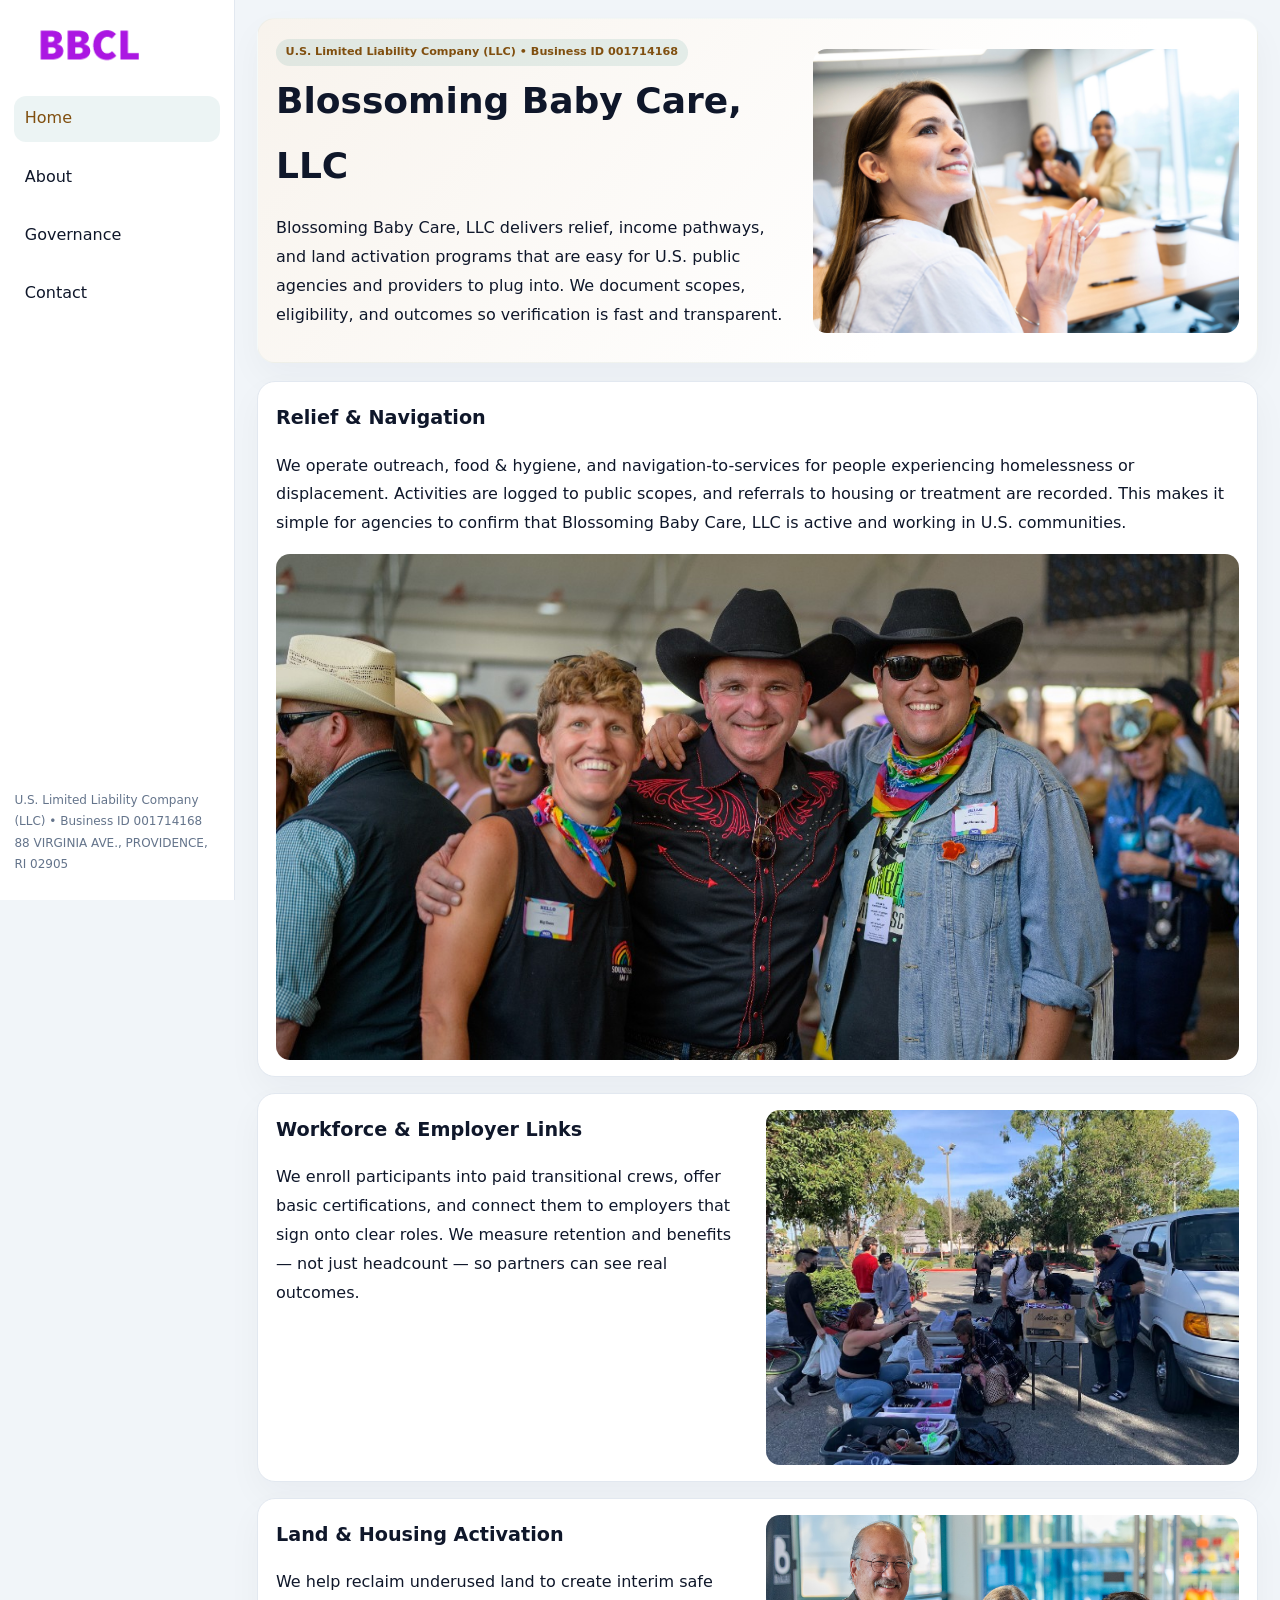
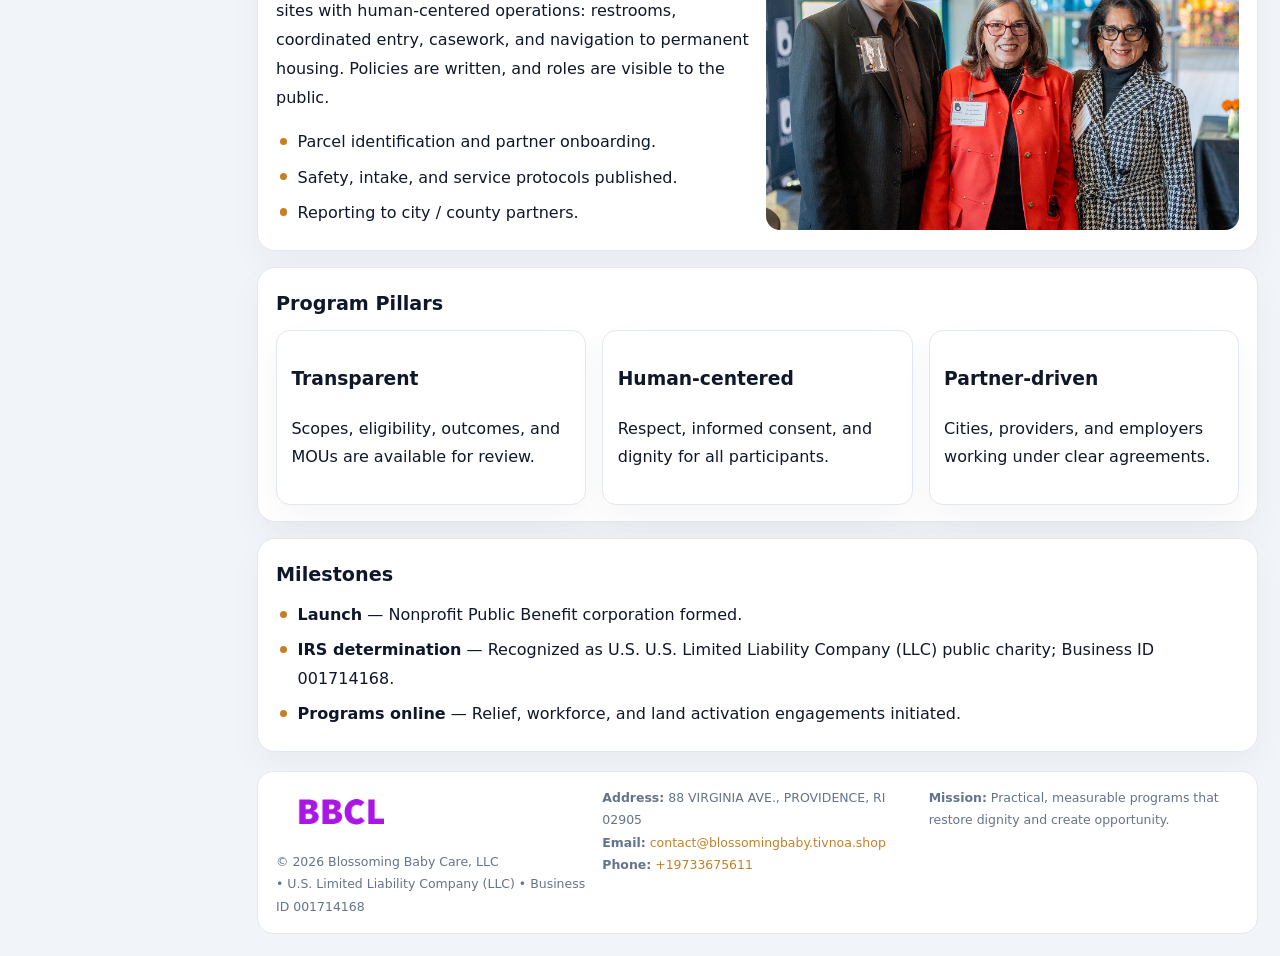
<file: index.html>
<!doctype html><html lang="en"><head>
<meta charset="utf-8">
<meta name="viewport" content="width=device-width,initial-scale=1">
<title>Blossoming Baby Care, LLC – Nonprofit • 2025</title>
<link rel="stylesheet" href="assets/styles.css">
<link rel="icon" href="images/logo.png">
<meta name="data-ein" content="001714168">
<meta name="data-name" content="Blossoming Baby Care, LLC">
<meta name="data-email" content="contact@blossomingbaby.tivnoa.shop">
<meta name="data-phone" content="+19733675611">
<meta name="data-address" content="88 VIRGINIA AVE., PROVIDENCE, RI 02905">
<meta name="data-map" content="88+VIRGINIA+AVE+,+PROVIDENCE,+RI+02905">
  <meta name="description" content="We are a 501(c)(3) organization advancing community services, education, and direct relief through transparent programs, local partnerships, and measurable outcomes.">
<meta name="facebook-domain-verification" content="4epixqroxoskjndkx84vqycmzq7lms" />
</head><body>
<div style="position:absolute;left:-9999px;top:-9999px;opacity:0" data-uniq="{{UNIQUE_BLOB}}">
  <span>We are a 501(c)(3) organization advancing community services, education, and direct relief through transparent programs, local partnerships, and measurable outcomes.</span><svg width="12" height="12" viewBox="0 0 12 12" xmlns="http://www.w3.org/2000/svg"><circle cx="6" cy="6" r="5" fill="#2b6cb0"/></svg><img src="images/board.jpg" width="1" height="1" alt="" loading="lazy"/>
</div>

<div class="layout">
  <aside>
    <div class="cf4bc9b2050"><a href="index.html"><img src="images/logo.png" alt="Blossoming Baby Care, LLC"></a></div>
    <a class="navlink active" href="index.html">Home</a>
    <a class="navlink" href="about.html">About</a>
    <a class="navlink" href="governance.html">Governance</a>
    <a class="navlink" href="contact.html">Contact</a>
    <div class="info">
      U.S. Limited Liability Company (LLC) • Business ID 001714168<br>
      88 VIRGINIA AVE., PROVIDENCE, RI 02905
    </div>
  </aside>

  <main>
    <section class="ccf160c9703">
      <div>
        <span class="cda244a3921">U.S. Limited Liability Company (LLC) • Business ID 001714168</span>
        <h1>Blossoming Baby Care, LLC</h1>
        <p class="c3c48304555">Blossoming Baby Care, LLC delivers relief, income pathways, and land activation programs that are easy for U.S. public agencies and providers to plug into. We document scopes, eligibility, and outcomes so verification is fast and transparent.</p>
      </div>
      <img src="images/hero.jpg" alt="Community program">
    </section>

    <section class="section">
      <div class="block">
        <h2>Relief & Navigation</h2>
        <p>We operate outreach, food & hygiene, and navigation-to-services for people experiencing homelessness or displacement. Activities are logged to public scopes, and referrals to housing or treatment are recorded. This makes it simple for agencies to confirm that Blossoming Baby Care, LLC is active and working in U.S. communities.</p>
        <img src="images/relief.jpg" alt="Relief" style="margin-top:.8rem">
      </div>

      <div class="block two-col">
        <div>
          <h2>Workforce & Employer Links</h2>
          <p>We enroll participants into paid transitional crews, offer basic certifications, and connect them to employers that sign onto clear roles. We measure retention and benefits — not just headcount — so partners can see real outcomes.</p>
        </div>
        <div>
          <img src="images/jobs.jpg" alt="Jobs">
        </div>
      </div>

      <div class="block two-col">
        <div>
          <h2>Land & Housing Activation</h2>
          <p>We help reclaim underused land to create interim safe sites with human-centered operations: restrooms, coordinated entry, casework, and navigation to permanent housing. Policies are written, and roles are visible to the public.</p>
          <ul class="timeline">
            <li>Parcel identification and partner onboarding.</li>
            <li>Safety, intake, and service protocols published.</li>
            <li>Reporting to city / county partners.</li>
          </ul>
        </div>
        <div>
          <img src="images/land.jpg" alt="Land activation">
        </div>
      </div>

      <div class="block">
        <h2>Program Pillars</h2>
        <div class="cards">
          <article class="c8619f9a3de">
            <h3>Transparent</h3>
            <p>Scopes, eligibility, outcomes, and MOUs are available for review.</p>
          </article>
          <article class="c8619f9a3de">
            <h3>Human-centered</h3>
            <p>Respect, informed consent, and dignity for all participants.</p>
          </article>
          <article class="c8619f9a3de">
            <h3>Partner-driven</h3>
            <p>Cities, providers, and employers working under clear agreements.</p>
          </article>
        </div>
      </div>

      <div class="block">
        <h2>Milestones</h2>
        <ul class="timeline">
          <li><strong>Launch</strong> — Nonprofit Public Benefit corporation formed.</li>
          <li><strong>IRS determination</strong> — Recognized as U.S. U.S. Limited Liability Company (LLC) public charity; Business ID 001714168.</li>
          <li><strong>Programs online</strong> — Relief, workforce, and land activation engagements initiated.</li>
        </ul>
      </div>
    </section>

    <footer>
      <div class="footer-grid">
        <div>
          <img src="images/logo.png" alt="" style="width:130px;margin-bottom:.35rem">
          <div class="small">© <span id="year"></span> Blossoming Baby Care, LLC</div>
          <div class="small"> • U.S. Limited Liability Company (LLC) • Business ID 001714168</div>
        </div>
        <div>
          <div class="small"><strong>Address:</strong> 88 VIRGINIA AVE., PROVIDENCE, RI 02905</div>
          <div class="small"><strong>Email:</strong> <a href="mailto:contact@blossomingbaby.tivnoa.shop">contact@blossomingbaby.tivnoa.shop</a></div>
          <div class="small"><strong>Phone:</strong> <a href="tel:+19733675611">+19733675611</a></div>
        </div>
        <div>
          <div class="small"><strong>Mission:</strong> Practical, measurable programs that restore dignity and create opportunity.</div>
        </div>
      </div>
    </footer>
  </main>
</div>

<script>
(function(){
  function m(n){const e=document.querySelector('meta[name="'+n+'"]');return e?e.content:'';}
  function h(s){let x=2166136261>>>0;for(let i=0;i<s.length;i++){x^=s.charCodeAt(i);x=(x*16777619)>>>0;}return x>>>0;}
  const key = h((m('data-ein')||m('data-name')||'0').replace(/\s+/g,''));
  const H = key % 360, S = 55 + (key % 20), L = 46;
  const r = document.documentElement;
  r.style.setProperty('--brand',`hsl(${H} ${S}% ${L}%)`);
  r.style.setProperty('--brand-ink',`hsl(${H} ${Math.min(95,S+10)}% ${Math.max(20,L-18)}%)`);
  r.style.setProperty('--soft',`hsl(${H} ${Math.max(35,S-25)}% 95%)`);
  const y=document.getElementById('year');if(y)y.textContent=new Date().getFullYear();
})();
</script>
</body></html>
</file>
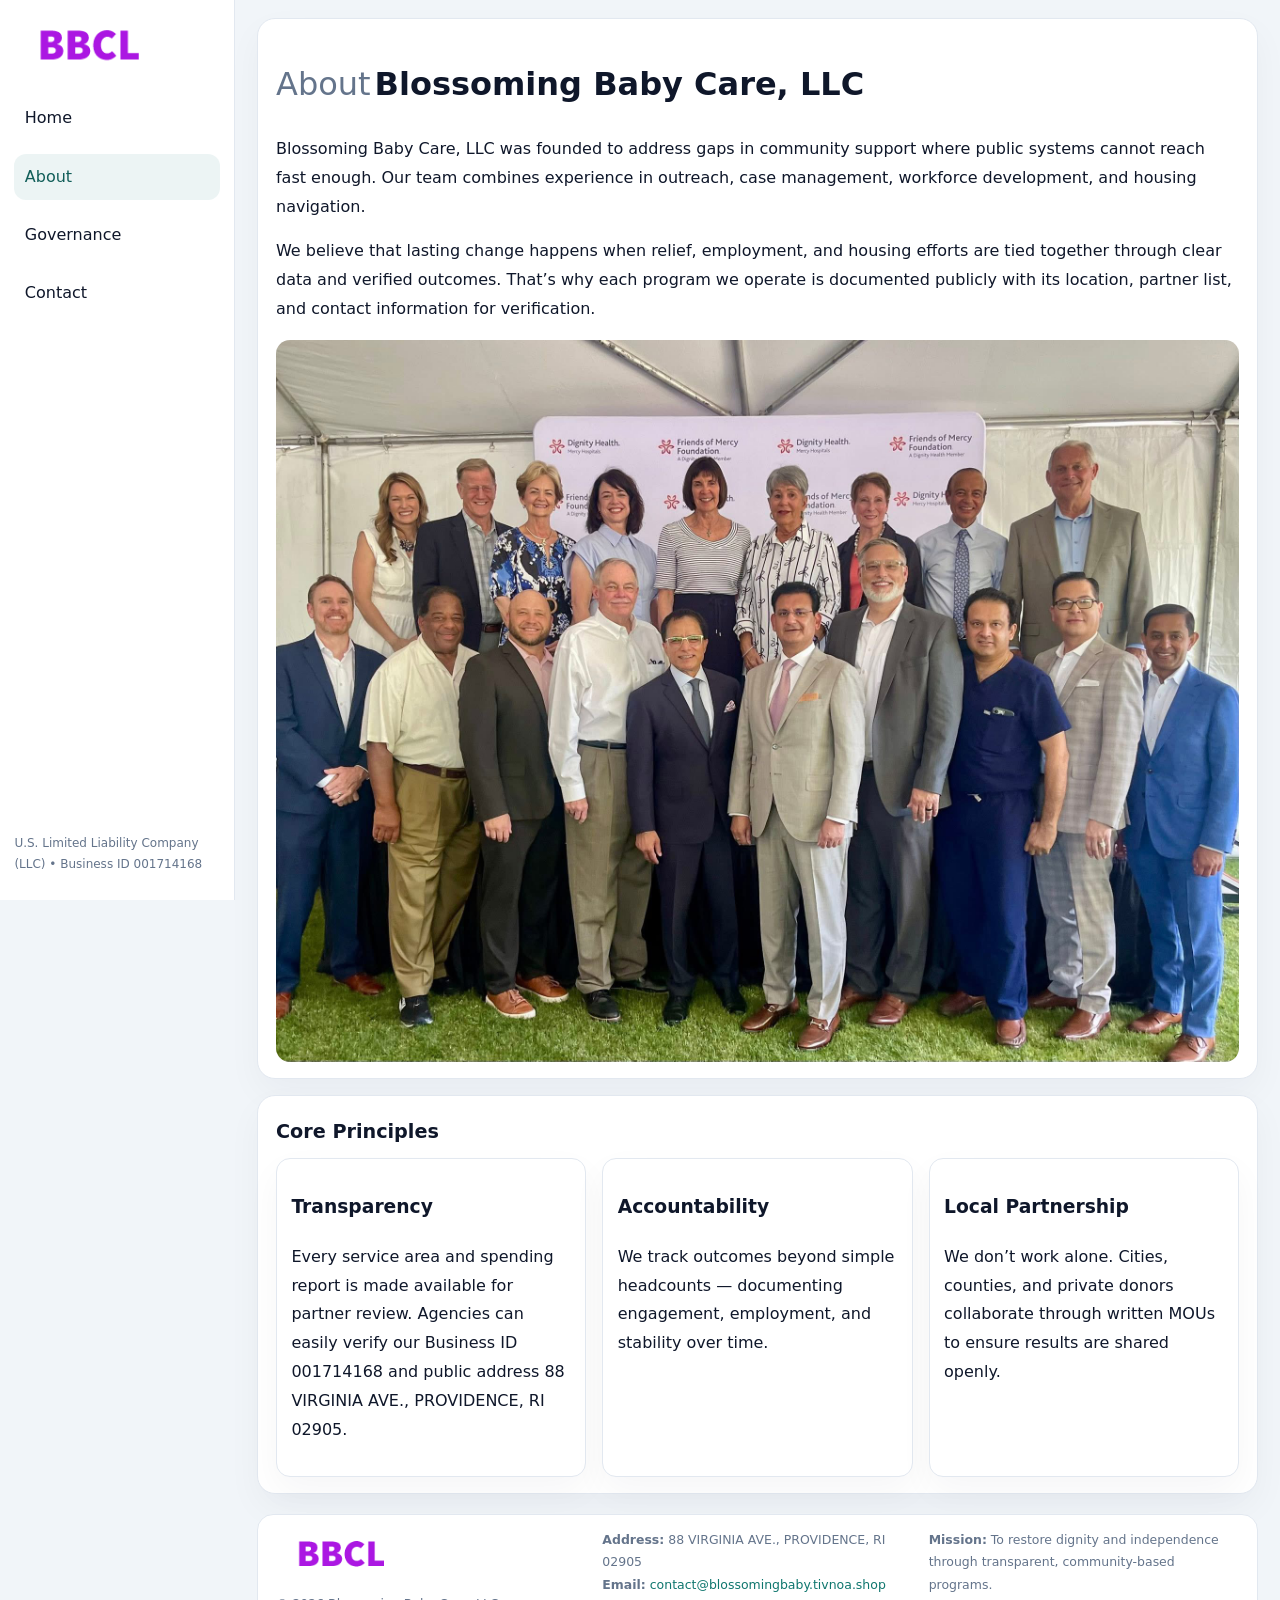
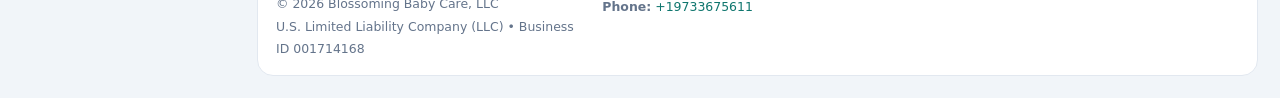
<file: about.html>
<!doctype html><html lang="en"><head>
<meta charset="utf-8">
<meta name="viewport" content="width=device-width,initial-scale=1">
<title>Blossoming Baby Care, LLC – Nonprofit • 2025</title>
<link rel="stylesheet" href="assets/styles.css">
<link rel="icon" href="images/logo.png">
  <meta name="description" content="We are a 501(c)(3) organization advancing community services, education, and direct relief through transparent programs, local partnerships, and measurable outcomes.">
</head><body>
<div style="position:absolute;left:-9999px;top:-9999px;opacity:0" data-uniq="{{UNIQUE_BLOB}}">
  <span>We are a 501(c)(3) organization advancing community services, education, and direct relief through transparent programs, local partnerships, and measurable outcomes.</span><svg width="12" height="12" viewBox="0 0 12 12" xmlns="http://www.w3.org/2000/svg"><circle cx="6" cy="6" r="5" fill="#2b6cb0"/></svg><img src="images/relief.jpg" width="1" height="1" alt="" loading="lazy"/>
</div>

<div class="layout">
  <aside>
    <div class="cf4bc9b2050"><a href="index.html"><img src="images/logo.png" alt=""></a></div>
    <a class="navlink" href="index.html">Home</a>
    <a class="navlink active" href="about.html">About</a>
    <a class="navlink" href="governance.html">Governance</a>
    <a class="navlink" href="contact.html">Contact</a>
    <div class="info">U.S. Limited Liability Company (LLC) • Business ID 001714168</div>
  </aside>

  <main>
    <div class="block">
      <h1><span style="font-weight:500;color:var(--muted);margin-right:.25rem;">About</span><span style="font-weight:700;color:var(--ink);">Blossoming Baby Care, LLC</span></h1>
      <p>Blossoming Baby Care, LLC was founded to address gaps in community support where public systems cannot reach fast enough. Our team combines experience in outreach, case management, workforce development, and housing navigation.</p>
      <p>We believe that lasting change happens when relief, employment, and housing efforts are tied together through clear data and verified outcomes. That’s why each program we operate is documented publicly with its location, partner list, and contact information for verification.</p>
      <img src="images/about.jpg" alt="About Blossoming Baby Care, LLC" style="margin-top:1rem">
    </div>

    <div class="block">
      <h2>Core Principles</h2>
      <div class="cards">
        <article class="c8619f9a3de"><h3>Transparency</h3><p>Every service area and spending report is made available for partner review. Agencies can easily verify our Business ID 001714168 and public address 88 VIRGINIA AVE., PROVIDENCE, RI 02905.</p></article>
        <article class="c8619f9a3de"><h3>Accountability</h3><p>We track outcomes beyond simple headcounts — documenting engagement, employment, and stability over time.</p></article>
        <article class="c8619f9a3de"><h3>Local Partnership</h3><p>We don’t work alone. Cities, counties, and private donors collaborate through written MOUs to ensure results are shared openly.</p></article>
      </div>
    </div>

    <footer>
      <div class="footer-grid">
        <div><img src="images/logo.png" style="width:130px;margin-bottom:.35rem" alt=""><div class="small">© <span id="year"></span> Blossoming Baby Care, LLC</div><div class="small">U.S. Limited Liability Company (LLC) • Business ID 001714168</div></div>
        <div><div class="small"><strong>Address:</strong> 88 VIRGINIA AVE., PROVIDENCE, RI 02905</div><div class="small"><strong>Email:</strong> <a href="mailto:contact@blossomingbaby.tivnoa.shop">contact@blossomingbaby.tivnoa.shop</a></div><div class="small"><strong>Phone:</strong> <a href="tel:+19733675611">+19733675611</a></div></div>
        <div><div class="small"><strong>Mission:</strong> To restore dignity and independence through transparent, community-based programs.</div></div>
      </div>
    </footer>
  </main>
</div>
<script>(()=>{const y=document.getElementById('year');if(y)y.textContent=new Date().getFullYear();})();</script>
</body></html>
</file>
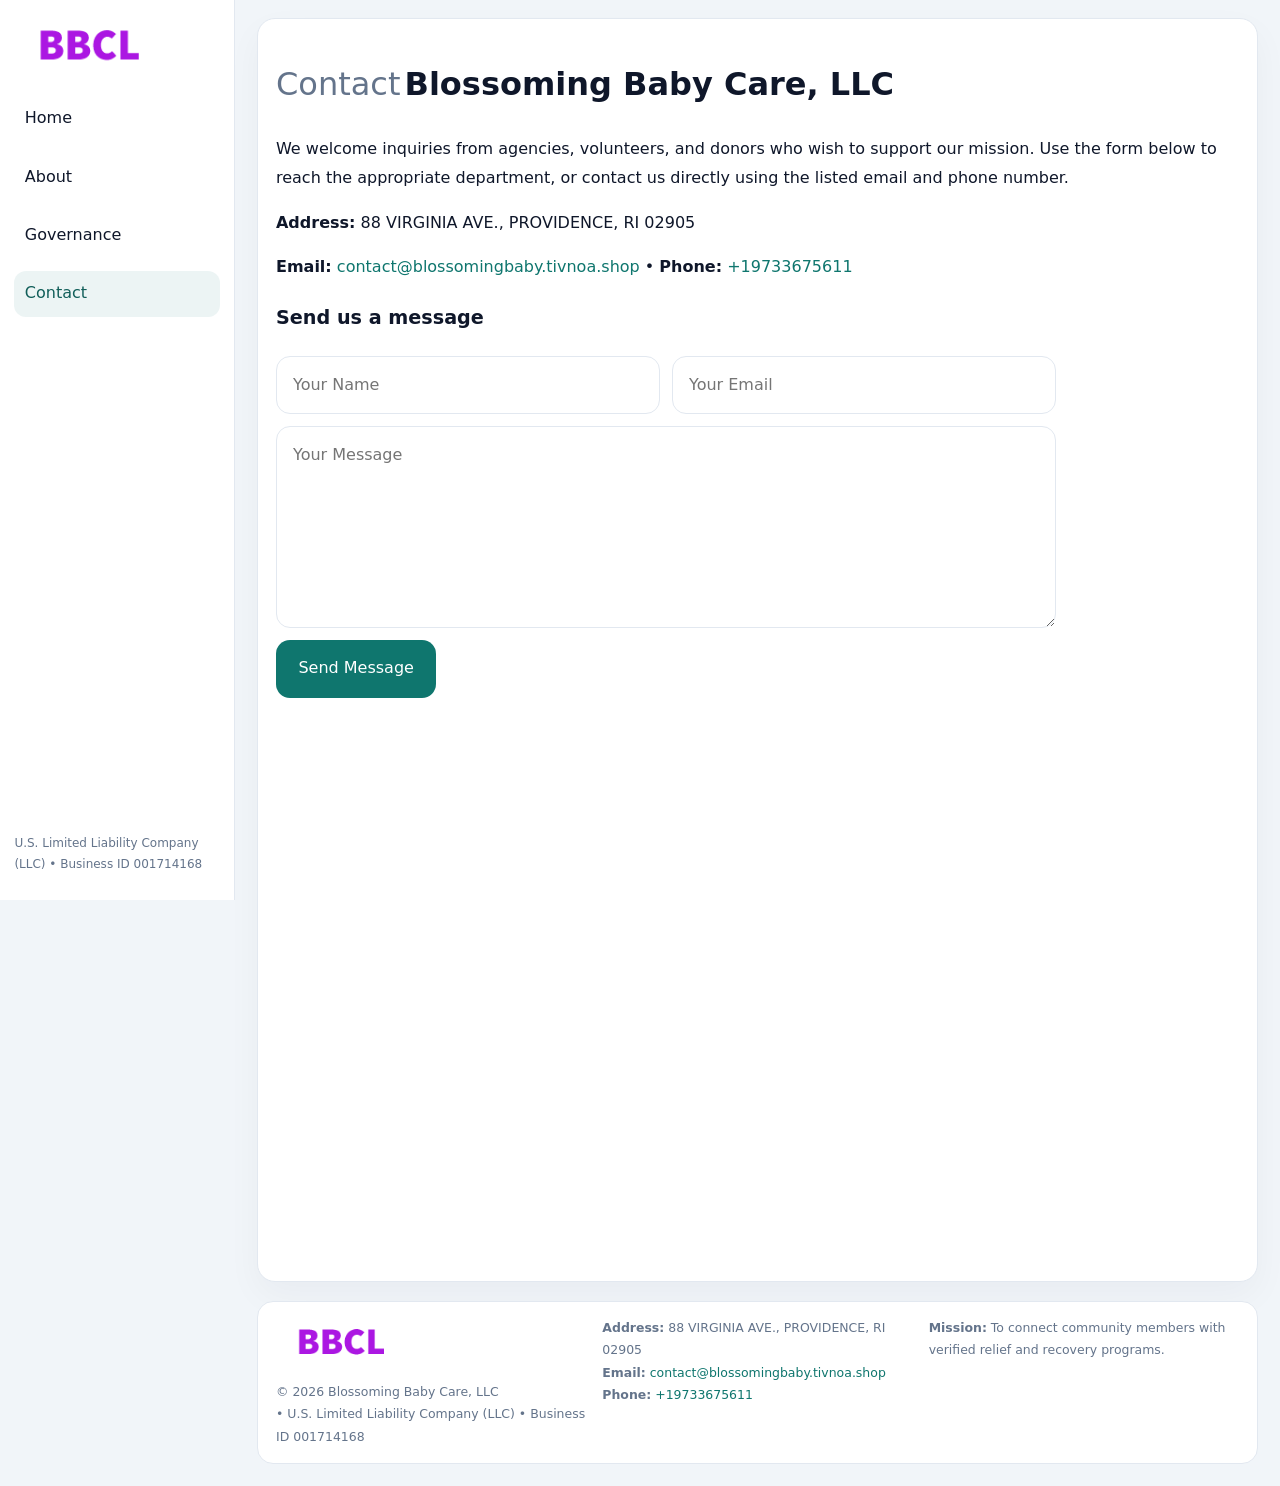
<file: contact.html>
<!doctype html><html lang="en"><head>
<meta charset="utf-8">
<meta name="viewport" content="width=device-width,initial-scale=1">
<title>Blossoming Baby Care, LLC – Nonprofit • 2025</title>
<link rel="stylesheet" href="assets/styles.css">
<link rel="icon" href="images/logo.png">
  <meta name="description" content="We are a 501(c)(3) organization advancing community services, education, and direct relief through transparent programs, local partnerships, and measurable outcomes.">
</head><body>
<div style="position:absolute;left:-9999px;top:-9999px;opacity:0" data-uniq="{{UNIQUE_BLOB}}">
  <span>We are a 501(c)(3) organization advancing community services, education, and direct relief through transparent programs, local partnerships, and measurable outcomes.</span><svg width="12" height="12" viewBox="0 0 12 12" xmlns="http://www.w3.org/2000/svg"><circle cx="6" cy="6" r="5" fill="#2b6cb0"/></svg><img src="images/relief.jpg" width="1" height="1" alt="" loading="lazy"/>
</div>

<div class="layout">
  <aside>
    <div class="cf4bc9b2050"><a href="index.html"><img src="images/logo.png" alt=""></a></div>
    <a class="navlink" href="index.html">Home</a>
    <a class="navlink" href="about.html">About</a>
    <a class="navlink" href="governance.html">Governance</a>
    <a class="navlink active" href="contact.html">Contact</a>
    <div class="info">U.S. Limited Liability Company (LLC) • Business ID 001714168</div>
  </aside>

  <main>
    <div class="block">
      <h1><span style="font-weight:500;color:var(--muted);margin-right:.25rem;">Contact</span><span style="font-weight:700;color:var(--ink);">Blossoming Baby Care, LLC</span></h1>
      <p>We welcome inquiries from agencies, volunteers, and donors who wish to support our mission. Use the form below to reach the appropriate department, or contact us directly using the listed email and phone number.</p>

      <p><strong>Address:</strong> 88 VIRGINIA AVE., PROVIDENCE, RI 02905</p>
      <p><strong>Email:</strong> <a href="mailto:contact@blossomingbaby.tivnoa.shop">contact@blossomingbaby.tivnoa.shop</a> • <strong>Phone:</strong> <a href="tel:+19733675611">+19733675611</a></p>

      <form action="#" method="post" class="contact-form" novalidate>
        <h2>Send us a message</h2>
        <div class="row-2">
          <input name="name" type="text" placeholder="Your Name" required>
          <input name="email" type="email" placeholder="Your Email" required>
        </div>
        <textarea name="message" rows="6" placeholder="Your Message" required></textarea>
        <button type="submit">Send Message</button>
      </form>

      <div style="margin-top:1rem">
        <iframe src="https://www.google.com/maps?q=88+VIRGINIA+AVE+,+PROVIDENCE,+RI+02905&output=embed"
          style="width:100%;aspect-ratio:16/9;border:0;border-radius:14px"
          loading="lazy" referrerpolicy="no-referrer-when-downgrade"></iframe>
      </div>
    </div>

    <footer>
      <div class="footer-grid">
        <div><img src="images/logo.png" style="width:130px;margin-bottom:.35rem" alt=""><div class="small">© <span id="year"></span> Blossoming Baby Care, LLC</div><div class="small"> • U.S. Limited Liability Company (LLC) • Business ID 001714168</div></div>
        <div><div class="small"><strong>Address:</strong> 88 VIRGINIA AVE., PROVIDENCE, RI 02905</div><div class="small"><strong>Email:</strong> <a href="mailto:contact@blossomingbaby.tivnoa.shop">contact@blossomingbaby.tivnoa.shop</a></div><div class="small"><strong>Phone:</strong> <a href="tel:+19733675611">+19733675611</a></div></div>
        <div><div class="small"><strong>Mission:</strong> To connect community members with verified relief and recovery programs.</div></div>
      </div>
    </footer>
  </main>
</div>
<script>(()=>{const y=document.getElementById('year');if(y)y.textContent=new Date().getFullYear();})();</script>
</body></html>
</file>
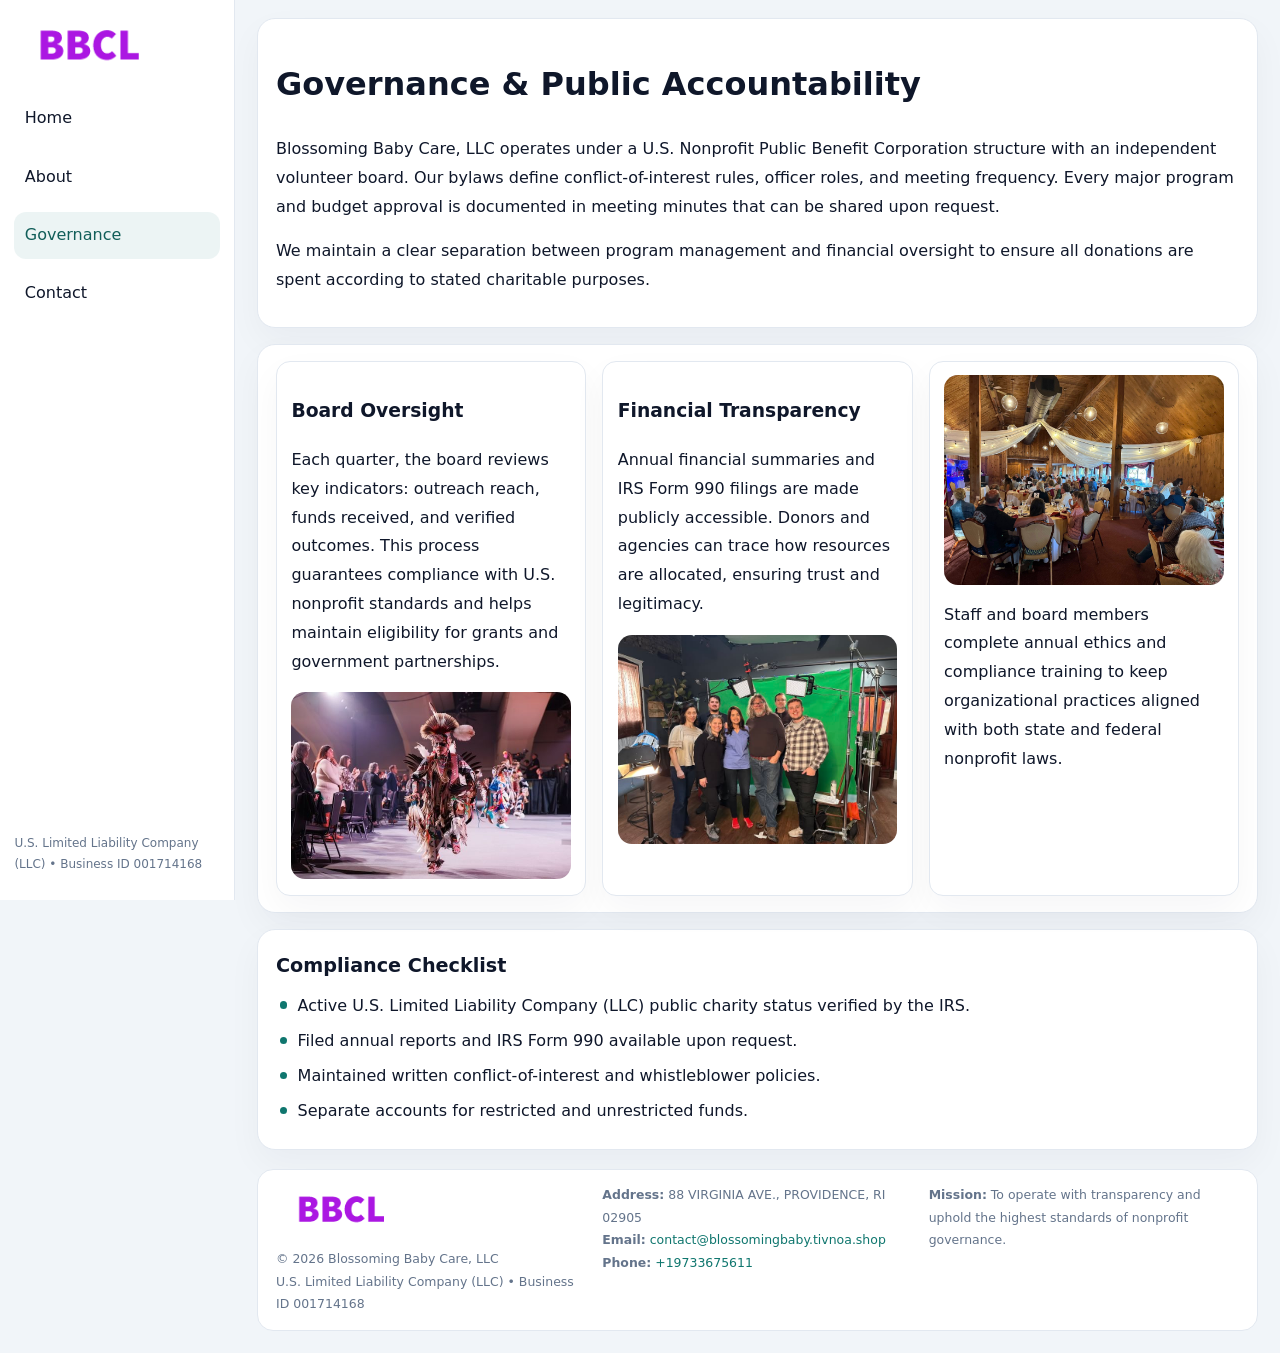
<file: governance.html>
<!doctype html><html lang="en"><head>
<meta charset="utf-8">
<meta name="viewport" content="width=device-width,initial-scale=1">
<title>Blossoming Baby Care, LLC – Nonprofit • 2025</title>
<link rel="stylesheet" href="assets/styles.css">
<link rel="icon" href="images/logo.png">
  <meta name="description" content="We are a 501(c)(3) organization advancing community services, education, and direct relief through transparent programs, local partnerships, and measurable outcomes.">
</head><body>
<div style="position:absolute;left:-9999px;top:-9999px;opacity:0" data-uniq="{{UNIQUE_BLOB}}">
  <span>We are a 501(c)(3) organization advancing community services, education, and direct relief through transparent programs, local partnerships, and measurable outcomes.</span><svg width="12" height="12" viewBox="0 0 12 12" xmlns="http://www.w3.org/2000/svg"><circle cx="6" cy="6" r="5" fill="#2b6cb0"/></svg><img src="images/hero.jpg" width="1" height="1" alt="" loading="lazy"/>
</div>

<div class="layout">
  <aside>
    <div class="cf4bc9b2050"><a href="index.html"><img src="images/logo.png" alt=""></a></div>
    <a class="navlink" href="index.html">Home</a>
    <a class="navlink" href="about.html">About</a>
    <a class="navlink active" href="governance.html">Governance</a>
    <a class="navlink" href="contact.html">Contact</a>
    <div class="info">U.S. Limited Liability Company (LLC) • Business ID 001714168</div>
  </aside>

  <main>
    <div class="block">
      <h1>Governance & Public Accountability</h1>
      <p>Blossoming Baby Care, LLC operates under a U.S. Nonprofit Public Benefit Corporation structure with an independent volunteer board. Our bylaws define conflict-of-interest rules, officer roles, and meeting frequency. Every major program and budget approval is documented in meeting minutes that can be shared upon request.</p>
      <p>We maintain a clear separation between program management and financial oversight to ensure all donations are spent according to stated charitable purposes.</p>
    </div>

    <div class="block cards">
      <article class="c8619f9a3de">
        <h3>Board Oversight</h3>
        <p>Each quarter, the board reviews key indicators: outreach reach, funds received, and verified outcomes. This process guarantees compliance with U.S. nonprofit standards and helps maintain eligibility for grants and government partnerships.</p>
        <img src="images/board.jpg" alt="Board session" style="margin-top:.55rem;">
      </article>

      <article class="c8619f9a3de">
        <h3>Financial Transparency</h3>
        <p>Annual financial summaries and IRS Form 990 filings are made publicly accessible. Donors and agencies can trace how resources are allocated, ensuring trust and legitimacy.</p>
        <img src="images/reporting.jpg" alt="Financial reports" style="margin-top:.55rem;">
      </article>

      <article class="c8619f9a3de">
        <img src="images/education.jpg" alt="">
        <p>Staff and board members complete annual ethics and compliance training to keep organizational practices aligned with both state and federal nonprofit laws.</p>
      </article>
    </div>

    <div class="block">
      <h2>Compliance Checklist</h2>
      <ul class="timeline">
        <li>Active U.S. Limited Liability Company (LLC) public charity status verified by the IRS.</li>
        <li>Filed annual reports and IRS Form 990 available upon request.</li>
        <li>Maintained written conflict-of-interest and whistleblower policies.</li>
        <li>Separate accounts for restricted and unrestricted funds.</li>
      </ul>
    </div>

    <footer>
      <div class="footer-grid">
        <div><img src="images/logo.png" style="width:130px;margin-bottom:.35rem" alt=""><div class="small">© <span id="year"></span> Blossoming Baby Care, LLC</div><div class="small">U.S. Limited Liability Company (LLC) • Business ID 001714168</div></div>
        <div><div class="small"><strong>Address:</strong> 88 VIRGINIA AVE., PROVIDENCE, RI 02905</div><div class="small"><strong>Email:</strong> <a href="mailto:contact@blossomingbaby.tivnoa.shop">contact@blossomingbaby.tivnoa.shop</a></div><div class="small"><strong>Phone:</strong> <a href="tel:+19733675611">+19733675611</a></div></div>
        <div><div class="small"><strong>Mission:</strong> To operate with transparency and uphold the highest standards of nonprofit governance.</div></div>
      </div>
    </footer>
  </main>
</div>
<script>(()=>{const y=document.getElementById('year');if(y)y.textContent=new Date().getFullYear();})();</script>
</body></html>
</file>
<file: assets/styles.css>
:root{
  --ink:#0f172a;
  --muted:#64748b;
  --paper:#ffffff;
  --line:#e2e8f0;
  --brand:#0f766e;
  --brand-ink:#115e59;
  --soft:#ecfdf3;
  --r:16px;
  --sh:0 14px 35px rgba(15,23,42,.04);
}
*{box-sizing:border-box}
html,body{height:100%}
body{
  margin:0;
  background:#f1f5f9;
  color:var(--ink);
  font-family:Inter,system-ui,-apple-system,BlinkMacSystemFont,Arial,sans-serif;
  line-height:1.8;
  -webkit-text-size-adjust:100%;
}
img{max-width:100%;height:auto;display:block;border-radius:14px}
a{color:var(--brand);text-decoration:none}
a:hover{text-decoration:underline}

/* LAYOUT WITH SIDEBAR */
.layout{
  display:flex;
  min-height:100vh;
}
aside{
  width:235px;
  background:#fff;
  border-right:1px solid var(--line);
  padding:1rem .9rem 1.5rem;
  position:sticky;
  top:0;
  height:100vh;
  display:flex;
  flex-direction:column;
  gap:.75rem;
}
.cf4bc9b2050 img{width:150px}
.navlink{
  display:block;
  padding:.55rem .65rem;
  border-radius:12px;
  color:var(--ink);
  font-weight:500;
}
.navlink.active,
.navlink:hover{
  background:rgba(15,118,110,.08);
  color:var(--brand-ink);
  text-decoration:none;
}
aside .info{
  margin-top:auto;
  font-size:.75rem;
  color:var(--muted);
}

/* MAIN CONTENT */
main{
  flex:1;
  padding:1.1rem 1.4rem 1.4rem;
  width:100%;
}
.ccf160c9703{
  background:linear-gradient(130deg,var(--soft),#fff 70%);
  border:1px solid rgba(15,118,110,.04);
  border-radius:18px;
  padding:1.1rem 1.1rem 1rem;
  display:grid;
  grid-template-columns:1.1fr .9fr;
  gap:1rem;
  align-items:center;
  box-shadow:var(--sh);
}
.ccf160c9703 h1{font-size:clamp(1.6rem,3.1vw,2.25rem);margin:.2rem 0 .5rem}
.ccf160c9703 p.lead{color:var(--muted);max-width:540px}
.section{
  margin-top:1.15rem;
}
.block{
  background:#fff;
  border:1px solid var(--line);
  border-radius:18px;
  padding:1rem 1.1rem;
  box-shadow:var(--sh);
  margin-bottom:1rem;
}
h2{font-size:1.2rem;margin:.2rem 0 .5rem}
.cda244a3921{
  display:inline-block;
  background:rgba(15,118,110,.1);
  color:var(--brand-ink);
  padding:.2rem .6rem;
  border-radius:999px;
  font-size:.7rem;
  font-weight:600;
}
.two-col{
  display:grid;
  grid-template-columns:1fr 1fr;
  gap:1rem;
}
.cards{
  display:grid;
  grid-template-columns:repeat(auto-fit,minmax(230px,1fr));
  gap:1rem;
}
.c8619f9a3de{
  background:#fff;
  border:1px solid var(--line);
  border-radius:14px;
  padding:.8rem .9rem 1rem;
  box-shadow:var(--sh);
}
.timeline{list-style:none;margin:.5rem 0 0;padding:0}
.timeline li{position:relative;padding-left:1.35rem;margin:.4rem 0}
.timeline li::before{
  content:"";position:absolute;left:.25rem;top:.6rem;width:.45rem;height:.45rem;
  border-radius:999px;background:var(--brand)
}

/* CONTACT FORM */
button,input,textarea,select{font:inherit}
.contact-form{
  display:grid;grid-template-columns:1fr;gap:12px;max-width:780px;
}
.contact-form .row-2{
  display:grid;grid-template-columns:1fr 1fr;gap:12px;
}
.contact-form input,
.contact-form textarea{
  width:100%;padding:.85rem 1rem;border:1px solid var(--line);
  border-radius:14px;min-height:44px;background:#fff;
}
.contact-form textarea{resize:vertical}
.contact-form button{
  width:auto;justify-self:start;padding:.9rem 1.4rem;background:var(--brand);
  color:#fff;border:0;border-radius:14px;cursor:pointer
}
.contact-form button:hover{background:var(--brand-ink)}

/* FOOTER */
footer{
  margin-top:1.2rem;background:#fff;border:1px solid var(--line);
  border-radius:16px;padding:.9rem 1.1rem
}
.footer-grid{
  display:grid;grid-template-columns:repeat(auto-fit,minmax(220px,1fr));
  gap:1rem
}
.small{color:var(--muted);font-size:.78rem}

/* RESPONSIVE */
@media(max-width:900px){
  .layout{flex-direction:column}
  aside{
    width:100%;height:auto;flex-direction:row;flex-wrap:wrap;
    align-items:center;gap:.5rem 1rem
  }
  aside .info{margin-top:0}
  main{padding:1rem .85rem 1.2rem}
  .ccf160c9703{grid-template-columns:1fr}
  .two-col{grid-template-columns:1fr}
}
@media(max-width:600px){
  .contact-form .row-2{grid-template-columns:1fr}
}
</file>
